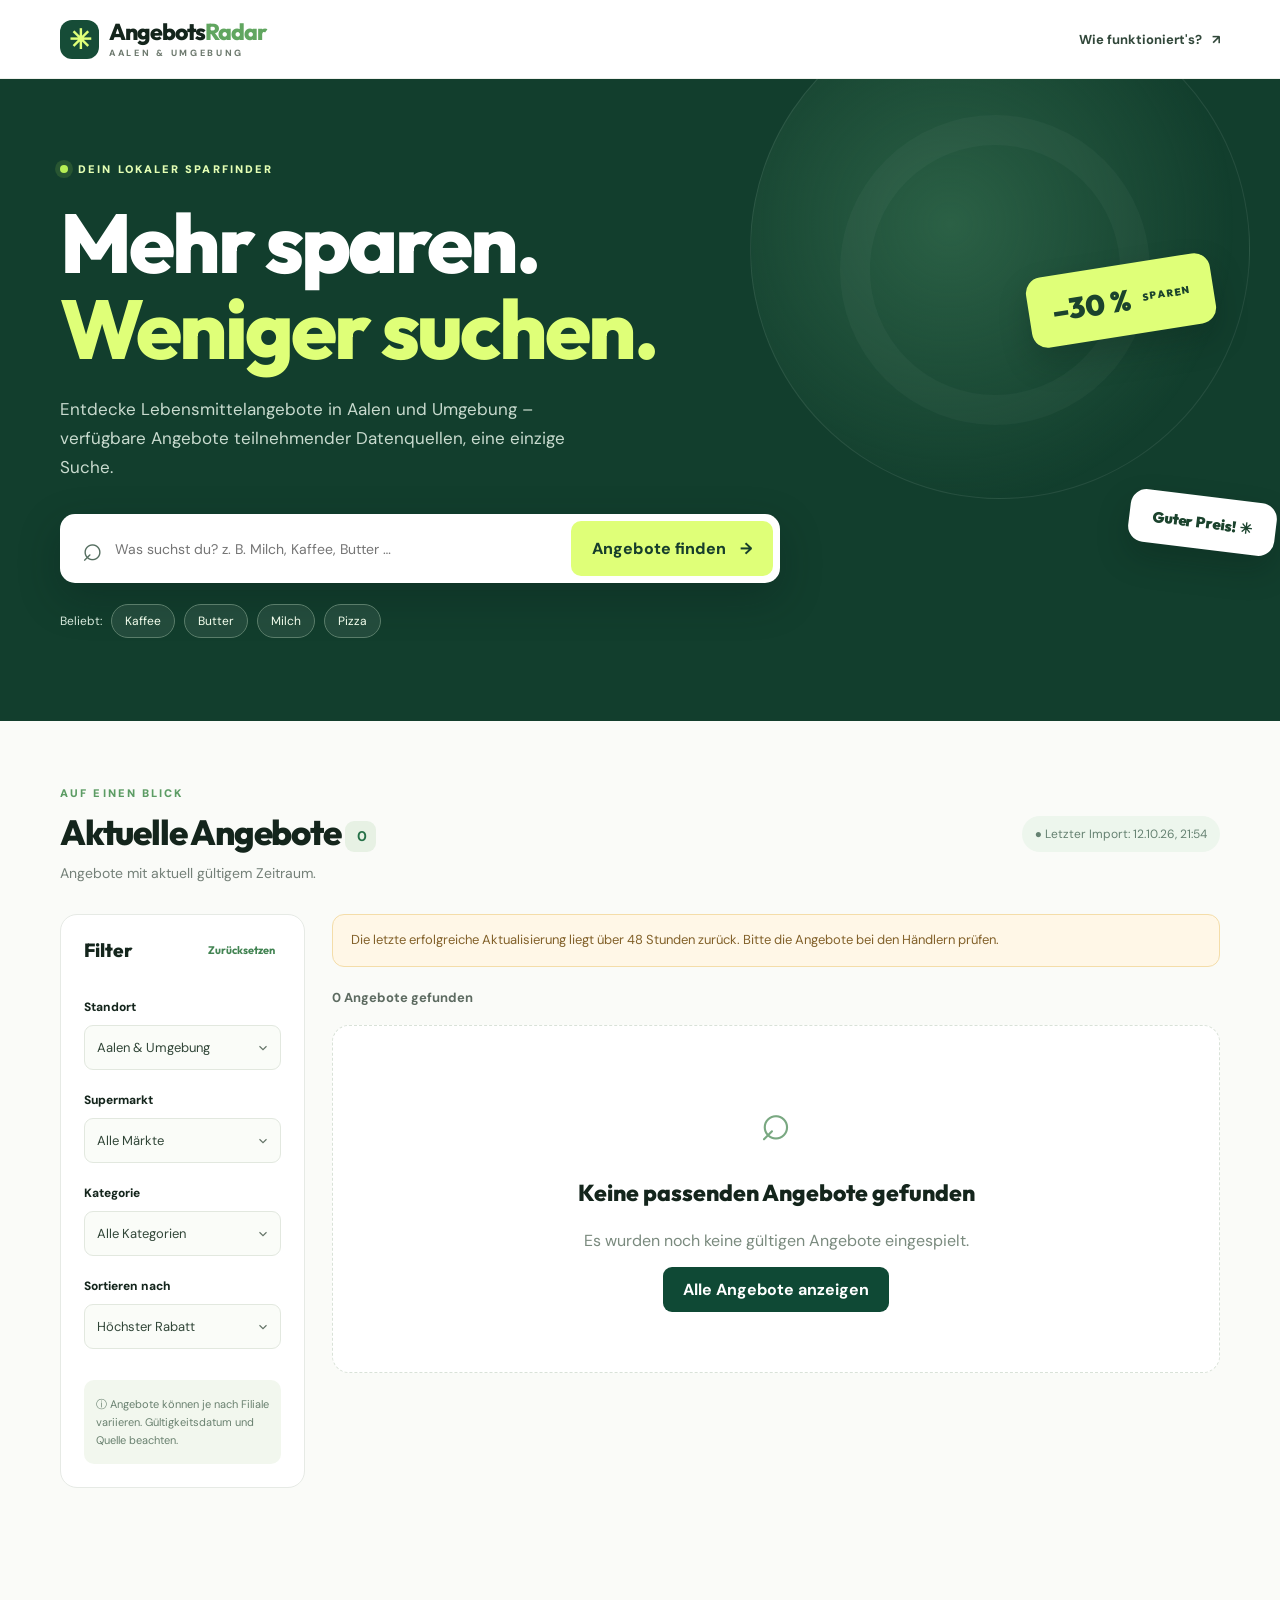
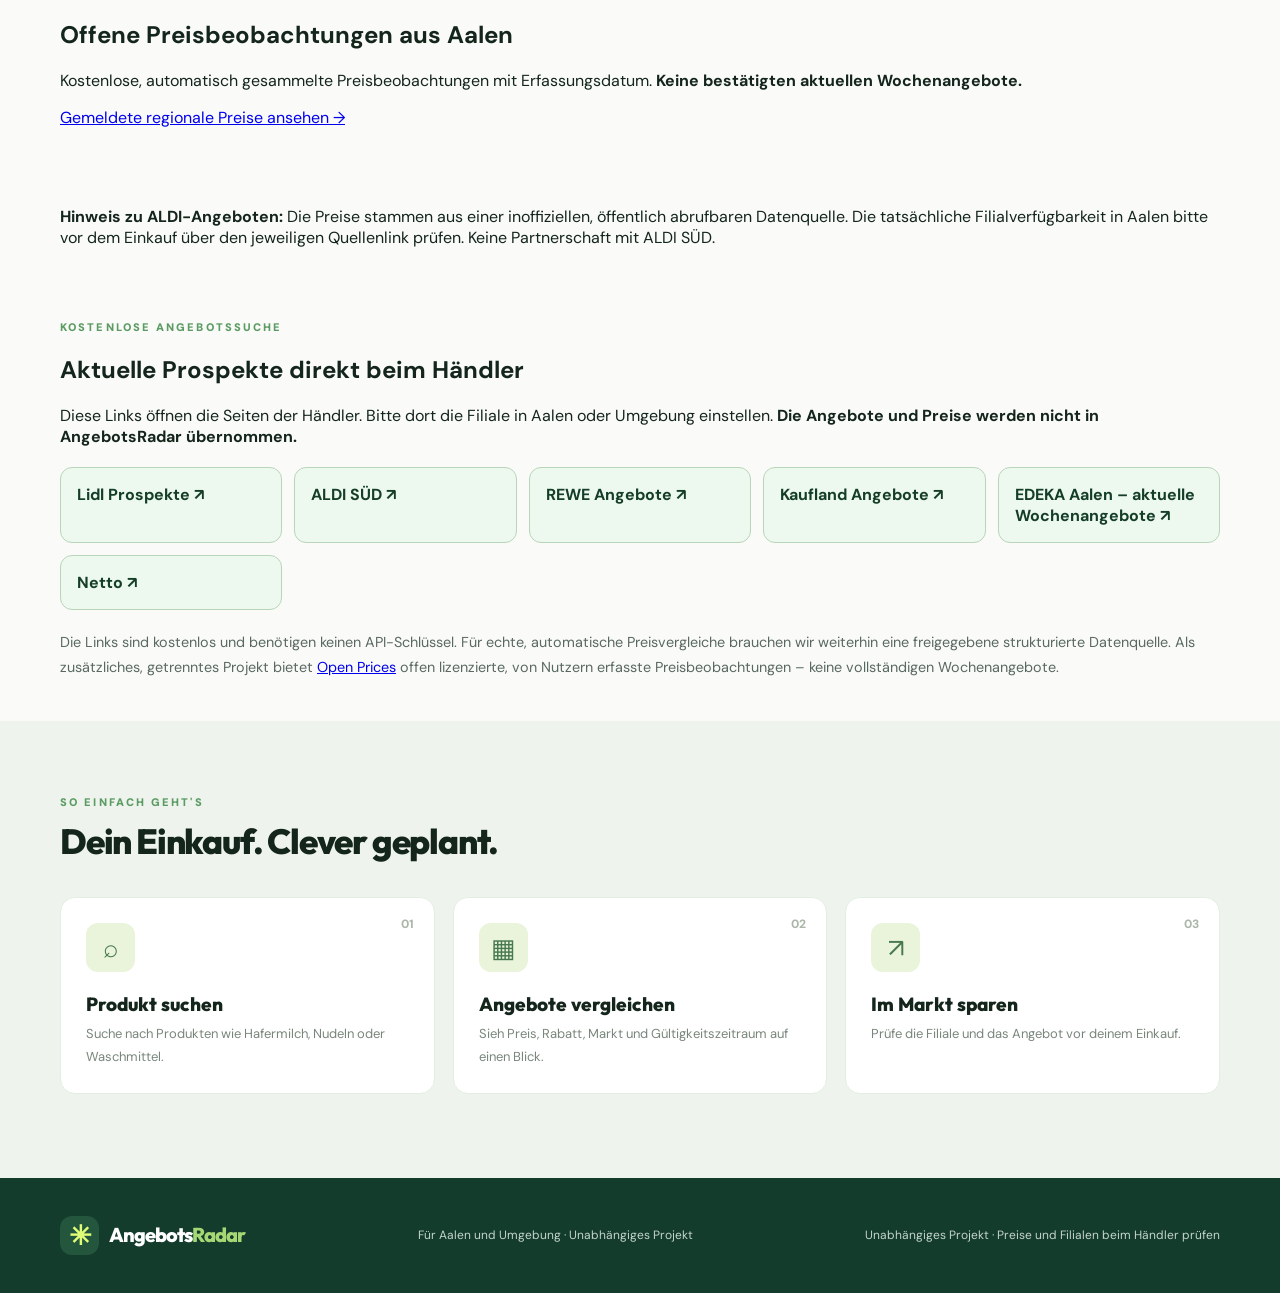
<file: index.html>
<!DOCTYPE html>
<html lang="de">
<head>
<meta charset="UTF-8"><meta name="viewport" content="width=device-width, initial-scale=1.0">
<meta name="theme-color" content="#10251d"><title>AngebotsRadar Aalen – Lebensmittelangebote in deiner Nähe</title>
<meta name="description" content="Finde Lebensmittelangebote in Aalen und Umgebung. Suche nach Produkten, filtere nach Märkten und vergleiche Preise.">
<link rel="stylesheet" href="./styles.css">
</head>
<body>
<header class="topbar"><div class="wrap nav"><div class="brand"><span class="brand-logo">✳</span><span>Angebots<span class="brand-accent">Radar</span><small>AALEN & UMGEBUNG</small></span></div><a href="#informationen" class="toplink">Wie funktioniert's? <span>↗</span></a></div></header>
<main>
<section class="hero"><div class="wrap"><div class="eyebrow"><span class="pulse"></span> DEIN LOKALER SPARFINDER</div><h1>Mehr sparen.<br><em>Weniger suchen.</em></h1><p>Entdecke Lebensmittelangebote in Aalen und Umgebung – verfügbare Angebote teilnehmender Datenquellen, eine einzige Suche.</p><div class="searchbar"><span class="search-symbol">⌕</span><input id="search" type="search" placeholder="Was suchst du? z. B. Milch, Kaffee, Butter …" autocomplete="off" aria-label="Produkt suchen"><button id="search-button">Angebote finden <span>→</span></button></div><div class="popular"><span>Beliebt:</span><button data-query="Kaffee">Kaffee</button><button data-query="Butter">Butter</button><button data-query="Milch">Milch</button><button data-query="Pizza">Pizza</button></div></div><div class="hero-art" aria-hidden="true"><div class="orb orb1"></div><div class="orb orb2"></div><div class="tag tag1">–30 % <small>SPAREN</small></div><div class="tag tag2">Guter Preis! ✳</div></div></section>
<section class="results wrap" id="angebote"><div class="heading"><div><div class="section-kicker">AUF EINEN BLICK</div><h2>Aktuelle Angebote <span id="count" class="count">0</span></h2><p id="summary">Entdecke Angebote aus deiner Region.</p></div><div class="updated" id="update-status">● Datenstatus wird geprüft</div></div>
<div class="layout"><aside class="filters"><div class="filter-head">Filter <button id="reset">Zurücksetzen</button></div><label for="region">Standort</label><select id="region"><option value="all">Aalen & Umgebung</option><option value="Aalen">Aalen</option><option value="Essingen">Essingen</option><option value="Oberkochen">Oberkochen</option><option value="Abtsgmünd">Abtsgmünd</option><option value="Westhausen">Westhausen</option><option value="Heubach">Heubach</option><option value="Ellwangen">Ellwangen</option><option value="Neresheim">Neresheim</option></select><label for="market">Supermarkt</label><select id="market"><option value="all">Alle Märkte</option></select><label for="category">Kategorie</label><select id="category"><option value="all">Alle Kategorien</option></select><label for="sort">Sortieren nach</label><select id="sort"><option value="discount">Höchster Rabatt</option><option value="price">Günstigster Preis</option><option value="ending">Endet zuerst</option><option value="name">Produktname</option></select><div class="filter-note">ⓘ Angebote können je nach Filiale variieren. Gültigkeitsdatum und Quelle beachten.</div></aside>
<div class="content"><div id="notice" class="notice" hidden></div><div class="list-toolbar"><span id="result-label">Angebote</span><button id="clear-search" hidden>Suche löschen ×</button></div><div id="cards" class="cards" aria-live="polite"></div><div id="empty" class="empty" hidden><div class="empty-icon">⌕</div><h3>Keine passenden Angebote gefunden</h3><p id="empty-text">Probiere einen anderen Suchbegriff oder ändere deine Filter.</p><button id="show-all">Alle Angebote anzeigen</button></div></div></div></section>
<section class="wrap" style="padding:26px 0"><h2>Offene Preisbeobachtungen aus Aalen</h2><p>Kostenlose, automatisch gesammelte Preisbeobachtungen mit Erfassungsdatum. <strong>Keine bestätigten aktuellen Wochenangebote.</strong></p><p><a href="./preisbeobachtungen.html">Gemeldete regionale Preise ansehen →</a></p></section><section class="wrap" style="padding:20px 0"><p><strong>Hinweis zu ALDI-Angeboten:</strong> Die Preise stammen aus einer inoffiziellen, öffentlich abrufbaren Datenquelle. Die tatsächliche Filialverfügbarkeit in Aalen bitte vor dem Einkauf über den jeweiligen Quellenlink prüfen. Keine Partnerschaft mit ALDI SÜD.</p></section><section class="wrap" id="haendler" style="padding:36px 0 28px"><div class="section-kicker">KOSTENLOSE ANGEBOTSSUCHE</div><h2>Aktuelle Prospekte direkt beim Händler</h2><p>Diese Links öffnen die Seiten der Händler. Bitte dort die Filiale in Aalen oder Umgebung einstellen. <strong>Die Angebote und Preise werden nicht in AngebotsRadar übernommen.</strong></p><div class="retailer-links"><a href="https://www.lidl.de/c/online-prospekte/s10005610/" target="_blank" rel="noopener noreferrer">Lidl Prospekte ↗</a><a href="https://www.aldi-sued.de/" target="_blank" rel="noopener noreferrer">ALDI SÜD ↗</a><a href="https://www.rewe.de/angebote/" target="_blank" rel="noopener noreferrer">REWE Angebote ↗</a><a href="https://www.kaufland.de/angebote/" target="_blank" rel="noopener noreferrer">Kaufland Angebote ↗</a><a href="https://www.edeka.de/maerkte/041134/" target="_blank" rel="noopener noreferrer">EDEKA Aalen – aktuelle Wochenangebote ↗</a><a href="https://www.netto-online.de/" target="_blank" rel="noopener noreferrer">Netto ↗</a></div><p class="retailer-info">Die Links sind kostenlos und benötigen keinen API-Schlüssel. Für echte, automatische Preisvergleiche brauchen wir weiterhin eine freigegebene strukturierte Datenquelle. Als zusätzliches, getrenntes Projekt bietet <a href="https://prices.openfoodfacts.org/" target="_blank" rel="noopener noreferrer">Open Prices</a> offen lizenzierte, von Nutzern erfasste Preisbeobachtungen – keine vollständigen Wochenangebote.</p></section><section class="how" id="informationen"><div class="wrap"><div class="section-kicker">SO EINFACH GEHT'S</div><h2>Dein Einkauf. Clever geplant.</h2><div class="steps"><article><span>01</span><div class="stepicon">⌕</div><h3>Produkt suchen</h3><p>Suche nach Produkten wie Hafermilch, Nudeln oder Waschmittel.</p></article><article><span>02</span><div class="stepicon">▦</div><h3>Angebote vergleichen</h3><p>Sieh Preis, Rabatt, Markt und Gültigkeitszeitraum auf einen Blick.</p></article><article><span>03</span><div class="stepicon">↗</div><h3>Im Markt sparen</h3><p>Prüfe die Filiale und das Angebot vor deinem Einkauf.</p></article></div></div></section>
</main><footer><div class="wrap footer"><div class="brand"><span class="brand-logo">✳</span><span>Angebots<span class="brand-accent">Radar</span></span></div><span>Für Aalen und Umgebung · Unabhängiges Projekt</span><span>Unabhängiges Projekt · Preise und Filialen beim Händler prüfen</span></div></footer>
<script src="./config.js"></script><script src="./app.js"></script>
</body></html>
</file>
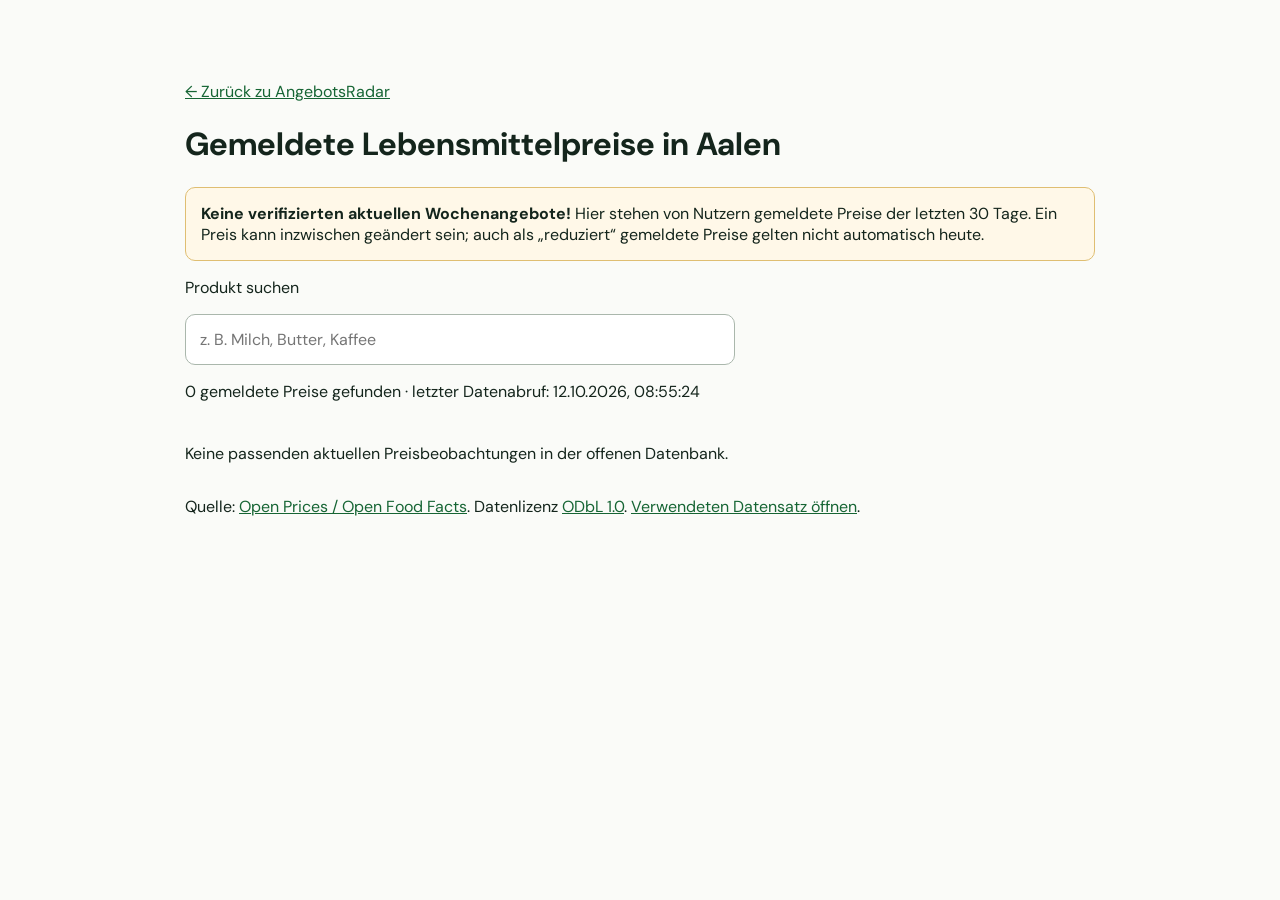
<file: preisbeobachtungen.html>
<!doctype html>
<html lang="de"><head><meta charset="utf-8"><meta name="viewport" content="width=device-width, initial-scale=1">
<title>Gemeldete Preise – AngebotsRadar Aalen</title><link rel="stylesheet" href="./styles.css">
<style>main{max-width:950px;margin:45px auto;padding:20px} .price-list{display:grid;grid-template-columns:repeat(auto-fit,minmax(230px,1fr));gap:14px;margin-top:25px} .price-item{border:1px solid #d8dfd9;border-radius:16px;padding:18px;background:white} .price-item h3{font-size:1.15rem} .price-item small{display:block;margin:8px 0} #price-search{width:100%;max-width:550px;padding:14px;border:1px solid #aab7ac;border-radius:10px} .caution{padding:15px;border:1px solid #dfbe72;border-radius:10px;background:#fff8e8} a{color:#166534}</style>
</head><body><main>
<p><a href="./index.html">← Zurück zu AngebotsRadar</a></p>
<h1>Gemeldete Lebensmittelpreise in Aalen</h1>
<p class="caution"><strong>Keine verifizierten aktuellen Wochenangebote!</strong> Hier stehen von Nutzern gemeldete Preise der letzten 30 Tage. Ein Preis kann inzwischen geändert sein; auch als „reduziert“ gemeldete Preise gelten nicht automatisch heute.</p>
<label for="price-search">Produkt suchen</label><p><input id="price-search" type="search" placeholder="z. B. Milch, Butter, Kaffee"></p>
<p id="status">Preisdaten werden geladen …</p><div class="price-list" id="prices"></div>
<p>Quelle: <a href="https://prices.openfoodfacts.org/" target="_blank" rel="noopener noreferrer">Open Prices / Open Food Facts</a>.
Datenlizenz <a href="https://opendatacommons.org/licenses/odbl/1.0/" target="_blank" rel="noopener noreferrer">ODbL 1.0</a>.
<a href="./data/open-prices.json">Verwendeten Datensatz öffnen</a>.</p>
</main><script>
(async()=>{
const list=document.getElementById('prices'), status=document.getElementById('status'), search=document.getElementById('price-search');
const el=(tag,text)=>{const e=document.createElement(tag);e.textContent=text;return e};
try {
 const res=await fetch('./data/open-prices.json',{cache:'no-store'});if(!res.ok)throw Error('Status '+res.status);
 const data=await res.json();const rows=Array.isArray(data.items)?data.items:[];
 function draw(){list.replaceChildren();const q=search.value.trim().toLocaleLowerCase('de');const filtered=rows.filter(r=>r.name.toLocaleLowerCase('de').includes(q)||r.market.toLocaleLowerCase('de').includes(q));
 status.textContent=filtered.length+' gemeldete Preise gefunden · letzter Datenabruf: '+(data.checked_utc?new Date(data.checked_utc).toLocaleString('de-DE'):'unbekannt');
 if(!filtered.length)list.append(el('p','Keine passenden aktuellen Preisbeobachtungen in der offenen Datenbank.'));
 filtered.forEach(r=>{const card=el('article','');card.className='price-item';card.append(el('h3',r.name),el('p',Number(r.price).toLocaleString('de-DE',{style:'currency',currency:'EUR'})),el('small',r.market),el('small','Gemeldet am '+r.date),el('small',r.address||''));if(r.discount_reported)card.append(el('small','Bei Erfassung als reduziert gemeldet – heute nicht bestätigt'));if(/^https:\/\//.test(r.source_url)){const a=el('a','Originalbeleg / Quelle ↗');a.href=r.source_url;a.target='_blank';a.rel='noopener noreferrer';card.append(a)}list.append(card)})}
 search.addEventListener('input',draw);draw();
}catch(err){status.textContent='Preisdaten derzeit nicht abrufbar. Bitte später versuchen.';console.error(err)}
})();
</script></body></html>
</file>
<file: styles.css>
@import url('https://fonts.googleapis.com/css2?family=DM+Sans:wght@400;500;600;700;800&family=Outfit:wght@400;500;600;700;800;900&display=swap');
:root{--ink:#14251c;--green:#0f4935;--lime:#dfff78;--muted:#748078;--line:#e6eae5;--bg:#fafbf8;--orange:#ef6d3b}*{box-sizing:border-box}html{scroll-behavior:smooth}body{margin:0;background:var(--bg);color:var(--ink);font-family:'DM Sans',Arial,sans-serif}button,input,select{font:inherit}button{cursor:pointer}button:focus-visible,input:focus-visible,select:focus-visible,a:focus-visible{outline:3px solid #8db852;outline-offset:3px}.wrap{width:min(1160px,calc(100% - 48px));margin:auto}.topbar{background:#fff;border-bottom:1px solid #eef0eb}.nav{height:78px;display:flex;align-items:center;justify-content:space-between}.brand{display:flex;align-items:center;gap:10px;font-family:Outfit,sans-serif;font-weight:800;font-size:23px;letter-spacing:-1px;line-height:1}.brand-logo{background:#164c37;color:var(--lime);width:39px;height:39px;display:grid;place-items:center;border-radius:12px;font-size:27px}.brand-accent{color:#61a660}.brand small{display:block;font-family:'DM Sans',sans-serif;font-size:9px;letter-spacing:2.7px;margin-top:6px;color:#6d796e}.toplink{text-decoration:none;font-weight:700;color:#31473a;font-size:13px}.toplink span{margin-left:7px}.hero{position:relative;overflow:hidden;background:#123e2d;color:#fff;padding:83px 0 83px}.hero .wrap{position:relative;z-index:2}.eyebrow,.section-kicker{font-size:11px;letter-spacing:2.1px;font-weight:900}.eyebrow{color:#e4ffb4;display:flex;align-items:center;gap:10px}.pulse{display:inline-block;height:8px;width:8px;border-radius:100%;background:#b6ef55;box-shadow:0 0 0 5px #b6ef5522}.hero h1{font:800 clamp(44px,6.5vw,84px)/1.03 Outfit,sans-serif;letter-spacing:-3px;max-width:800px;margin:24px 0}.hero h1 em{color:var(--lime);font-style:normal}.hero p{max-width:540px;color:#c9dbcf;font-size:17px;line-height:1.7}.searchbar{display:flex;align-items:center;background:#fff;padding:7px;gap:10px;width:min(720px,100%);border-radius:15px;margin-top:32px;box-shadow:0 15px 42px #081e1a55}.search-symbol{color:#556e60;font-size:35px;line-height:1;padding-left:15px}.searchbar input{flex:1;min-width:0;border:0;outline:none;font-size:14px;color:#183b27}.searchbar button{background:var(--lime);color:#173e2c;border:0;border-radius:10px;padding:17px 21px;font-weight:800;white-space:nowrap}.searchbar button span{margin-left:10px}.popular{display:flex;align-items:center;flex-wrap:wrap;gap:9px;margin-top:21px;font-size:12px;color:#d6e9dc}.popular button{border:1px solid #5a7d6a;border-radius:30px;padding:8px 13px;color:#f4ffee;background:#ffffff13}.popular button:hover{background:#ffffff30}.hero-art{position:absolute;left:57%;top:0;width:44%;height:100%;pointer-events:none}.orb{position:absolute;border-radius:50%;border:1px solid #ffffff15}.orb1{width:500px;height:500px;top:-80px;left:20px;background:radial-gradient(circle at 40% 45%,#387252aa,transparent 70%)}.orb2{width:310px;height:310px;top:36px;left:110px;border:30px solid #ffffff08}.tag{position:absolute;display:flex;align-items:center;gap:12px;background:#dfff78;color:#1b432d;padding:17px 23px;border-radius:16px;font-family:Outfit;font-weight:900;box-shadow:0 15px 30px #071a1240;transform:rotate(-9deg)}.tag1{right:14%;top:29%;font-size:29px}.tag1 small{font-size:10px;letter-spacing:1px}.tag2{right:3%;top:65%;font-size:15px;background:#fff;transform:rotate(7deg)}.results{padding-top:65px;padding-bottom:85px}.heading{display:flex;justify-content:space-between;align-items:center;gap:20px;margin-bottom:32px}.section-kicker{color:#5c9c64}.heading h2,.how h2{font:800 35px Outfit;letter-spacing:-1.2px;margin:10px 0}.count{display:inline-grid;place-items:center;min-width:31px;height:31px;padding:0 7px;vertical-align:middle;font:700 14px DM Sans;background:#e7f1e4;border-radius:9px;color:#267047}.heading p{color:var(--muted);font-size:14px;margin:0}.updated{font-size:12px;color:#668272;background:#edf6ed;padding:10px 13px;border-radius:30px;white-space:nowrap}.layout{display:grid;grid-template-columns:245px minmax(0,1fr);gap:27px;align-items:start}.filters{padding:23px;background:#fff;border:1px solid var(--line);border-radius:17px;display:flex;flex-direction:column;gap:10px}.filter-head{font-weight:800;font-family:Outfit;display:flex;align-items:center;justify-content:space-between;font-size:19px;margin-bottom:15px}.filter-head button,#clear-search{border:0;background:none;color:#438453;font-size:11px;font-weight:700}.filters label{font-size:12px;font-weight:800;margin-top:12px}.filters select{appearance:none;border:1px solid #e2e8df;padding:13px 27px 13px 12px;border-radius:9px;width:100%;background:#fafcf8 url("data:image/svg+xml,%3Csvg xmlns='http://www.w3.org/2000/svg' width='14' height='14' viewBox='0 0 24 24' fill='none' stroke='%23657469' stroke-width='2'%3E%3Cpath d='m6 9 6 6 6-6'/%3E%3C/svg%3E") no-repeat right 10px center;color:#314638;font-size:13px}.filter-note{margin-top:21px;padding:15px 12px;background:#f2f7ee;color:#69806f;border-radius:10px;font-size:11px;line-height:1.65}.list-toolbar{display:flex;justify-content:space-between;align-items:center;padding:5px 0 19px;font-size:13px;font-weight:700;color:#5d6b61}.cards{display:grid;grid-template-columns:repeat(3,minmax(0,1fr));gap:16px}.offer{border:1px solid var(--line);border-radius:16px;overflow:hidden;background:#fff;display:flex;flex-direction:column;transition:transform .2s,box-shadow .2s}.offer:hover{transform:translateY(-3px);box-shadow:0 12px 35px #18362310}.offer-visual{height:155px;display:flex;justify-content:center;align-items:center;background:var(--tint,#f1f6ee);position:relative}.offer-emoji{font-size:66px}.discount{position:absolute;left:12px;top:12px;padding:7px 10px;border-radius:7px;background:#ff7042;color:#fff;font-size:12px;font-weight:800}.demo-chip{position:absolute;right:10px;top:12px;border-radius:5px;background:#ffffffeb;color:#718079;padding:5px 7px;font-size:10px;font-weight:800}.offer-body{padding:17px;display:flex;flex-direction:column;flex:1}.market-name{color:#568d60;font-weight:800;font-size:11px;letter-spacing:.4px}.offer h3{font:750 16px/1.32 Outfit;margin:8px 0 4px;min-height:42px}.quantity{font-size:12px;color:#88918b;margin-bottom:14px}.prices{display:flex;align-items:baseline;gap:9px}.price{font:850 25px Outfit;letter-spacing:-1px}.oldprice{text-decoration:line-through;color:#9ca6a0;font-size:13px}.offer-foot{margin-top:auto;padding-top:15px;font-size:11px;color:#7b897f;line-height:1.6;border-top:1px solid #f0f2ef;margin-top:17px}.offer-foot strong{color:#5d6b61}.source-link{display:inline-block;color:#226b46;text-decoration:none;font-weight:800;margin-top:10px}.source-link:hover{text-decoration:underline}.notice{background:#fff7e7;border:1px solid #f4dda9;color:#82612a;padding:15px 18px;border-radius:12px;font-size:13px;line-height:1.6;margin-bottom:17px}.empty{text-align:center;background:#fff;padding:60px 20px;border:1px dashed #d9e2d8;border-radius:17px}.empty-icon{font-size:53px;color:#79a881}.empty h3{font:800 23px Outfit}.empty p{color:#7a8a7e}.empty button{background:var(--green);color:white;border:0;padding:12px 20px;border-radius:9px;font-weight:700}.how{padding:74px 0 84px;background:#eef4ed}.how h2{margin-bottom:34px}.steps{display:grid;grid-template-columns:repeat(3,1fr);gap:18px}.steps article{background:#fff;border:1px solid #e3eee2;border-radius:15px;padding:25px;position:relative}.steps article>span{position:absolute;right:20px;top:18px;font-size:12px;color:#abb6a9;font-weight:800}.stepicon{background:#e9f4da;color:#48794e;border-radius:12px;width:49px;height:49px;display:grid;place-items:center;font-size:26px}.steps h3{font:800 19px Outfit;margin:20px 0 7px}.steps p{font-size:13px;color:#79867b;line-height:1.7;margin:0}footer{background:#133c2d;color:#c5d5ca}.footer{min-height:115px;display:flex;justify-content:space-between;align-items:center;gap:20px;font-size:12px}.footer .brand{color:white;font-size:20px}.footer a{color:#c5d5ca}.footer .brand-logo{background:#23563d}.footer .brand-accent{color:#a5d874}@media(max-width:920px){.cards{grid-template-columns:repeat(2,minmax(0,1fr))}.hero-art{opacity:.35}.layout{grid-template-columns:220px minmax(0,1fr)}}@media(max-width:660px){.wrap{width:min(100% - 30px,1160px)}.nav{height:69px}.toplink{font-size:11px}.hero{padding:64px 0}.hero h1{letter-spacing:-2px}.hero p{font-size:14px}.hero-art{display:none}.searchbar{flex-wrap:wrap;padding:9px}.searchbar input{height:40px;font-size:13px}.searchbar button{width:100%}.heading{align-items:flex-start;flex-direction:column}.heading h2{font-size:29px}.layout{display:block}.filters{display:grid;grid-template-columns:1fr 1fr;gap:8px;margin-bottom:20px}.filter-head{grid-column:span 2;margin:0 0 8px}.filters label{margin-top:6px}.filters select{font-size:12px}.filter-note{grid-column:span 2;margin-top:10px}.cards{gap:10px}.offer-visual{height:125px}.offer-emoji{font-size:53px}.offer-body{padding:12px}.offer h3{font-size:15px}.price{font-size:22px}.steps{grid-template-columns:1fr}.footer{padding:27px 0;flex-wrap:wrap;min-height:0}.footer span{display:block}}

.retailer-links{display:grid;grid-template-columns:repeat(auto-fit,minmax(190px,1fr));gap:12px;margin:20px 0}.retailer-links a{display:block;padding:16px;border:1px solid #b9d5b9;border-radius:12px;background:#edf8ef;color:#153e27;text-decoration:none;font-weight:700}.retailer-links a:hover{background:#d7eddb}.retailer-info{font-size:.9rem;color:#596861;line-height:1.7}
</file>
